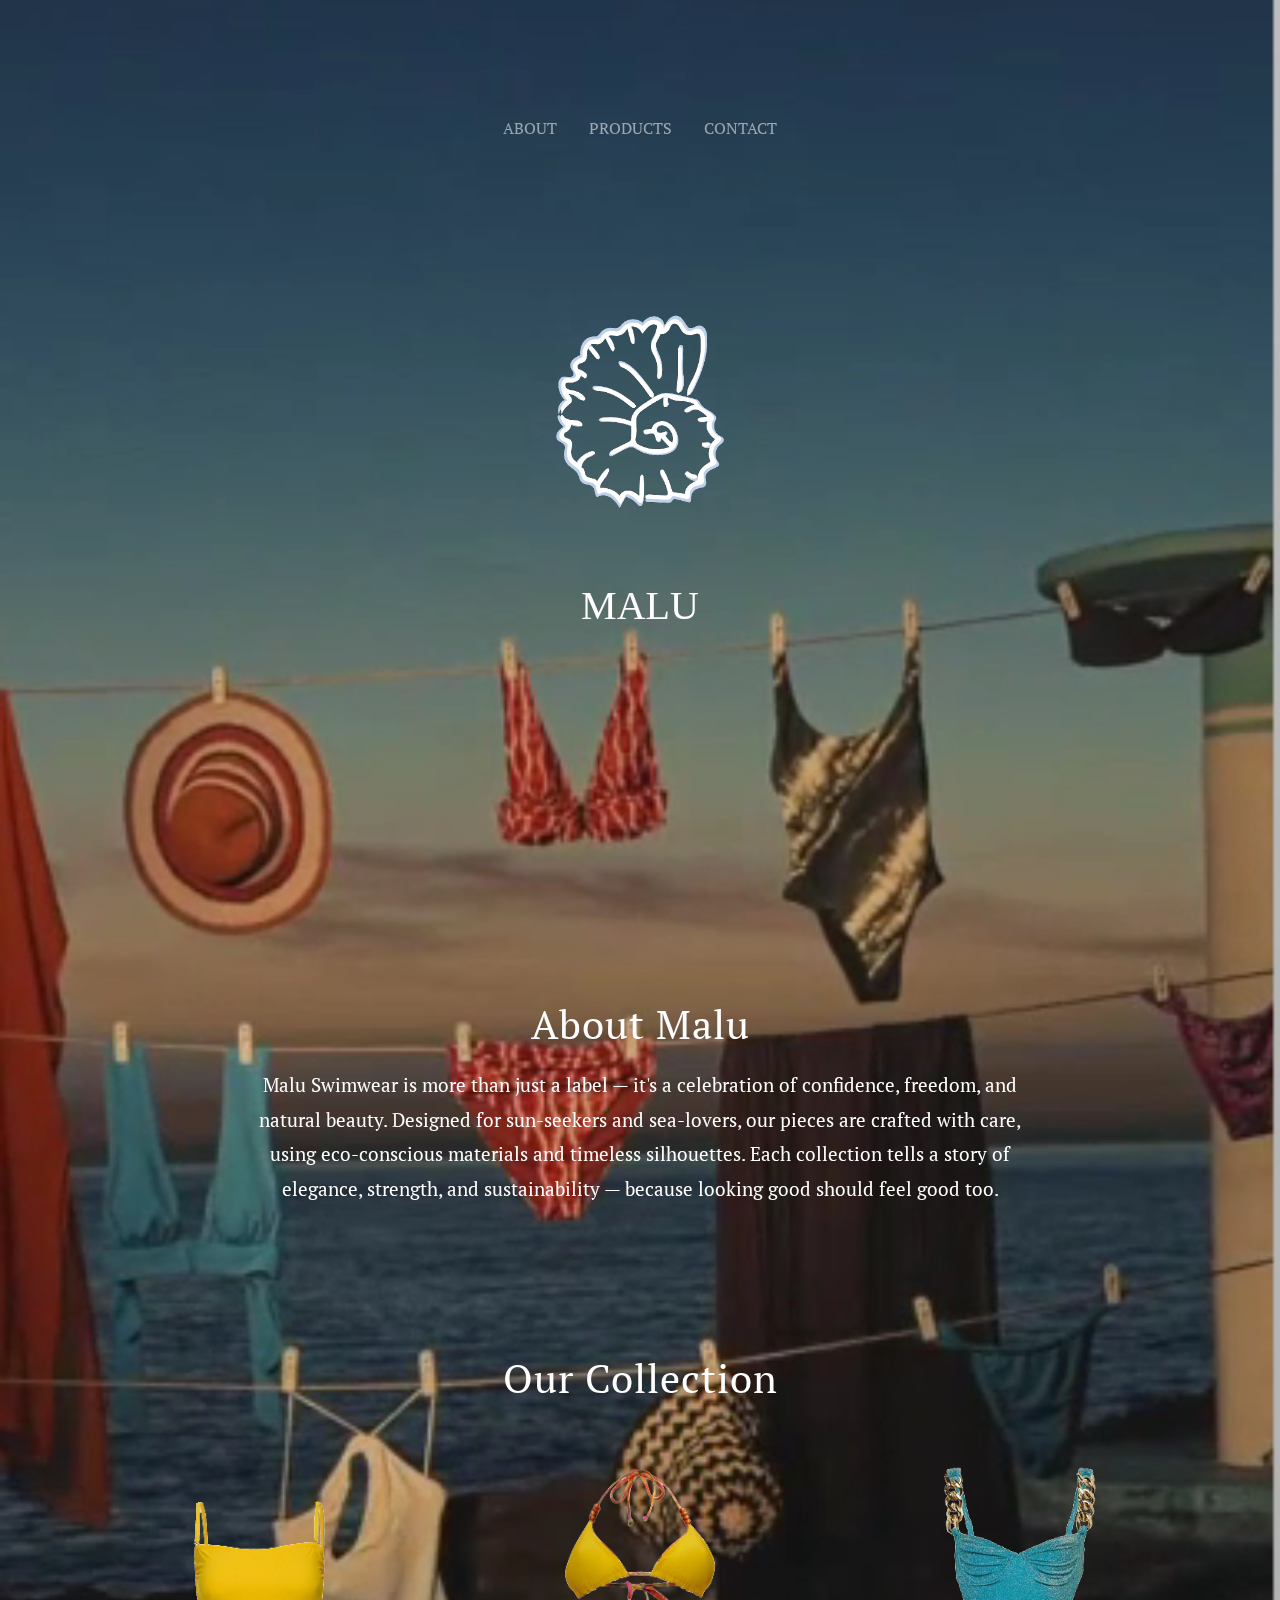
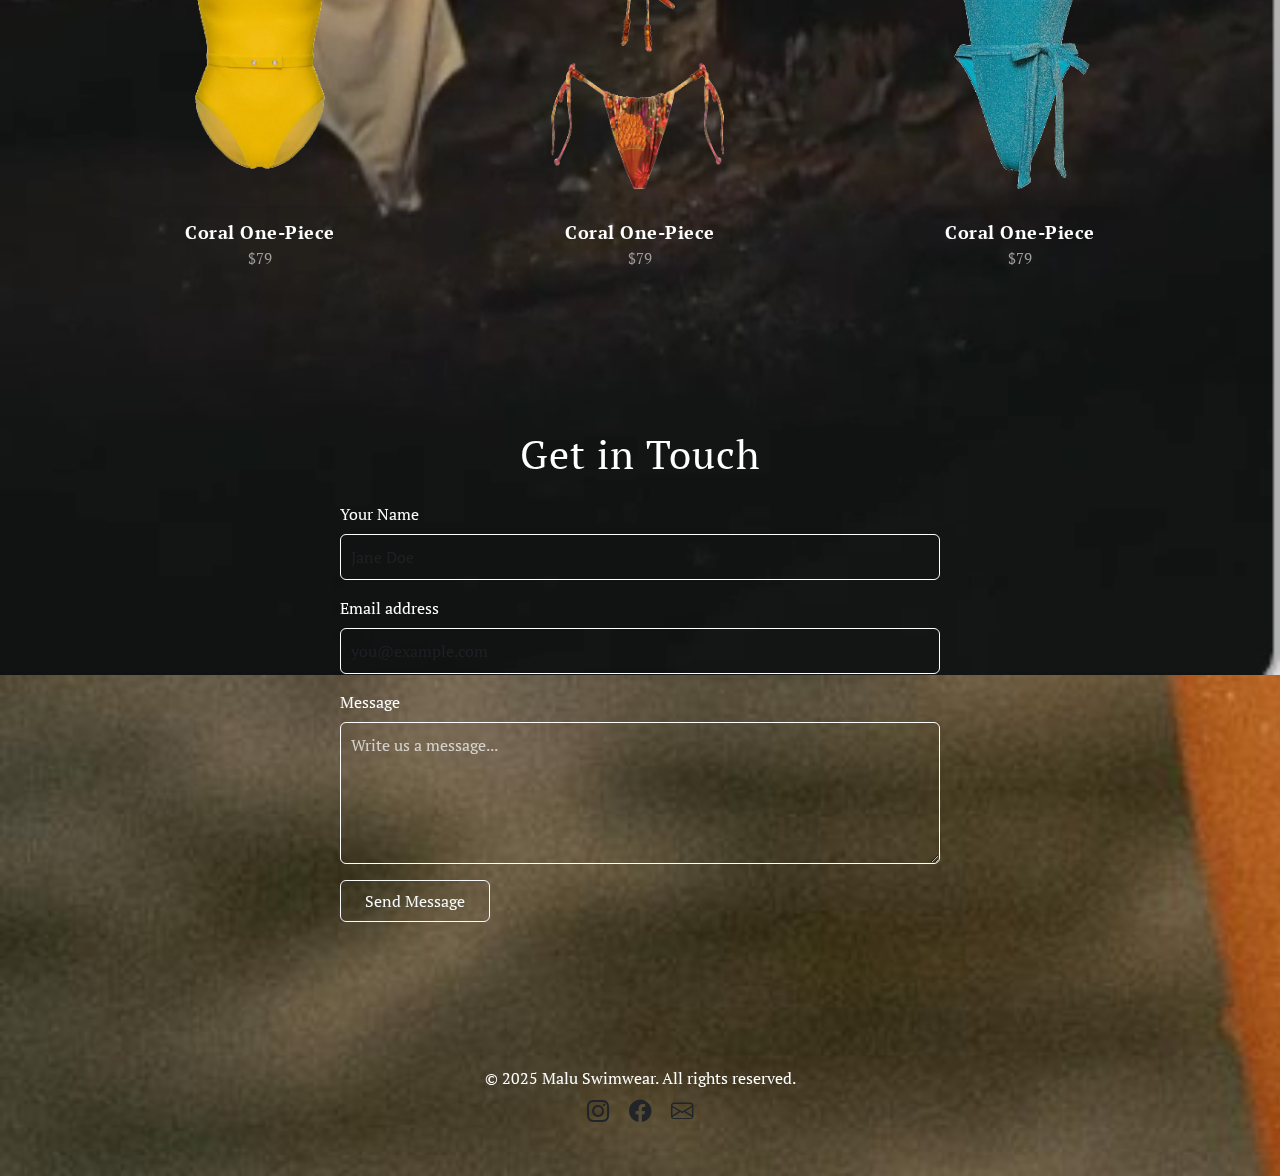
<file: index.html>
<!DOCTYPE html>
<html lang="en">
<head>
    <meta charset="UTF-8">
    <meta name="viewport" content="width=device-width, initial-scale=1.0">
    <title>MALU</title>
      <!-- Bootstrap CSS -->
  <link href="https://cdn.jsdelivr.net/npm/bootstrap@5.3.2/dist/css/bootstrap.min.css" rel="stylesheet">

  <!-- Bootstrap Icons -->
  <link rel="stylesheet" href="https://cdn.jsdelivr.net/npm/bootstrap-icons@1.10.5/font/bootstrap-icons.css" />

  <!-- Google Fonts -->
  <link rel="preconnect" href="https://fonts.googleapis.com" />
  <link rel="preconnect" href="https://fonts.gstatic.com" crossorigin />
  <link href="https://fonts.googleapis.com/css2?family=PT+Serif:ital,wght@0,400;0,700;1,400;1,700&display=swap" rel="stylesheet" />

  <!-- Custom CSS -->
  <link rel="stylesheet" href="./css/style.css" />
</head>
<body style="background-image: url('./image/@joianajewelry\ 💛.jpeg'); background-repeat: no-repeat; background-size: cover;">
    <video autoplay muted loop id="bg-video">
  <source src="./video/Recording 2025-06-28 180558.mp4" type="video/mp4" />
  Your browser does not support HTML5 video.
</video>

    <header >
 <!-- Navbar -->
<nav class="navbar navbar-dark bg-transparent blur-bg fixed-top py-3">
  <div class="container text-center flex-column" id="navbar-container">

    <!-- Brand - shown always -->
    <div class="d-flex flex-column align-items-center" id="nav-brand" style="opacity: 0;">
      <img src="./image/Untitled design (31) (1).png" alt="Logo" style="height: 40px;" />
      <span class="navbar-brand mb-0 h1" style="font-size: 28px;">MALU</span>
    </div>

    <!-- Navigation links -->
    <ul class="navbar-nav d-flex flex-row justify-content-center mt-2">
      <li class="nav-item mx-3"><a class="nav-link" href="#about">ABOUT</a></li>
      <li class="nav-item mx-3"><a class="nav-link" href="#products">PRODUCTS</a></li>
      <li class="nav-item mx-3"><a class="nav-link" href="#contact">CONTACT</a></li>
    </ul>

  </div>
</nav>


<section id="hero" class="hero text-center">
  <div class="hero-brand">
    <img src="./image/Untitled design (31) (1).png" alt="Logo" />
    <h1>MALU</h1>
  </div>
</section>
    </header>

    <section id="about" class="about-section">
  <div class="container text-center">
    <h2 class="section-title">About Malu</h2>
    <p class="about-text">
      Malu Swimwear is more than just a label — it's a celebration of confidence, freedom, and natural beauty. 
      Designed for sun-seekers and sea-lovers, our pieces are crafted with care, using eco-conscious materials and timeless silhouettes. 
      Each collection tells a story of elegance, strength, and sustainability — because looking good should feel good too.
    </p>
  </div>
</section>

<section id="products" class="product-section py-5">
  <div class="container text-center">
    <h2 class="section-title mb-5">Our Collection</h2>
    <div class="row g-4">
      
      <!-- Product 1 -->
    <div class="col-md-4">
  <div class="product-card position-relative overflow-hidden">
    <div class="product-image-wrapper">
      <img src="./image/Maillot de bain une pièce bandeau L'Estival - Jaune soleil _ L.png" alt="Coral One-Piece" class="img-fluid">
      <div class="product-overlay d-flex justify-content-center align-items-center">
        <button class="btn btn-light me-2"><i class="bi bi-heart"></i></button>
        <button class="btn btn-dark">Add to Cart</button>
      </div>
    </div>
    <div class="product-info text-center mt-3">
      <h5 class="product-title mb-1">Coral One-Piece</h5>
      <p class="product-price">$79</p>
    </div>
  </div>
</div>

      <!-- Product 2 -->
    <div class="col-md-4">
  <div class="product-card position-relative overflow-hidden">
    <div class="product-image-wrapper">
      <img src="./image/INTI REVERSIBLE BIKINI - XS _ XL.png" alt="Coral One-Piece" class="img-fluid">
      <div class="product-overlay d-flex justify-content-center align-items-center">
        <button class="btn btn-light me-2"><i class="bi bi-heart"></i></button>
        <button class="btn btn-dark">Add to Cart</button>
      </div>
    </div>
    <div class="product-info text-center mt-3">
      <h5 class="product-title mb-1">Coral One-Piece</h5>
      <p class="product-price">$79</p>
    </div>
  </div>
</div>


      <!-- Product 3 -->
    <div class="col-md-4">
  <div class="product-card position-relative overflow-hidden">
    <div class="product-image-wrapper">
      <img src="./image/Chain-detail swimsuit in gold - Same _ Mytheresa.png" alt="Coral One-Piece" class="img-fluid">
      <div class="product-overlay d-flex justify-content-center align-items-center">
        <button class="btn btn-light me-2"><i class="bi bi-heart"></i></button>
        <button class="btn btn-dark">Add to Cart</button>
      </div>
    </div>
    <div class="product-info text-center mt-3">
      <h5 class="product-title mb-1">Coral One-Piece</h5>
      <p class="product-price">$79</p>
    </div>
  </div>
</div>

    </div>
  </div>
</section>
<section id="contact" class="contact-section py-5">
  <div class="container">
    <h2 class="text-center section-title mb-4 my-5">Get in Touch</h2>
    <form class="mx-auto" style="max-width: 600px;">
      <div class="mb-3">
        <label for="name" class="form-label">Your Name</label>
        <input type="text" class="form-control" id="name" placeholder="Jane Doe" required>
      </div>
      <div class="mb-3">
        <label for="email" class="form-label">Email address</label>
        <input type="email" class="form-control" id="email" placeholder="you@example.com" required>
      </div>
      <div class="mb-3">
        <label for="message" class="form-label">Message</label>
        <textarea class="form-control" id="message" rows="5" placeholder="Write us a message..." required></textarea>
      </div>
      <button type="submit" class="btn btn-outline-light px-4 py-2 center">Send Message</button>
    </form>
  </div>
</section>

<footer class="footer-section text-center py-5 mt-5">
  <div class="container">
    <p class="mb-1">&copy; 2025 Malu Swimwear. All rights reserved.</p>
    <div class="social-icons">
      <a href="#" class="text-dark me-3"><i class="bi bi-instagram"></i></a>
      <a href="#" class="text-dark me-3"><i class="bi bi-facebook"></i></a>
      <a href="#" class="text-dark"><i class="bi bi-envelope"></i></a>
    </div>
  </div>
</footer>

<script>
  const heroBrand = document.querySelector('.hero-brand');
  const navBrand = document.getElementById('nav-brand');
  const heroSection = document.getElementById('hero');

  window.addEventListener('scroll', () => {
    if (window.scrollY > heroSection.offsetHeight - 100) {
      navBrand.style.opacity = '1';
      navBrand.style.pointerEvents = 'auto';
      heroBrand.style.opacity = '0';
    } else {
      navBrand.style.opacity = '0';
      navBrand.style.pointerEvents = 'none';
      heroBrand.style.opacity = '1';
    }
  });
</script>


</body>
</html>
</file>
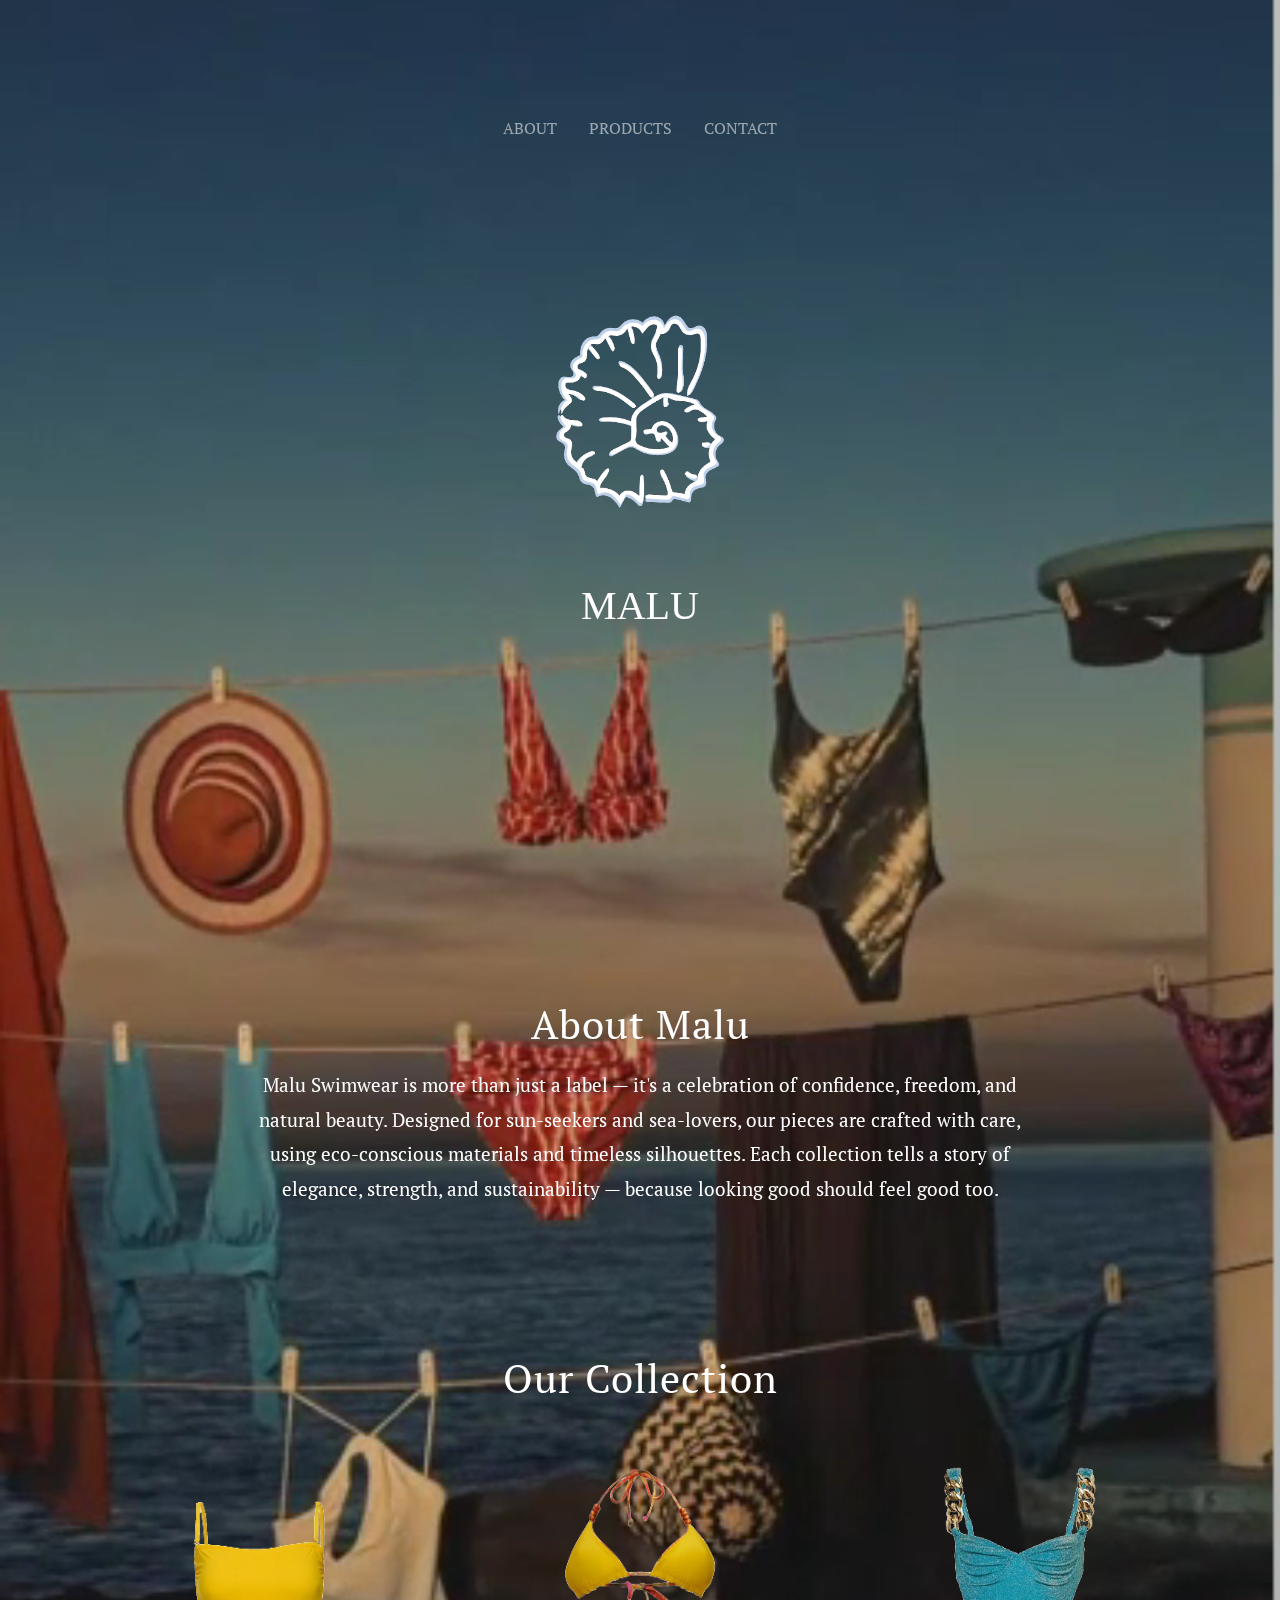
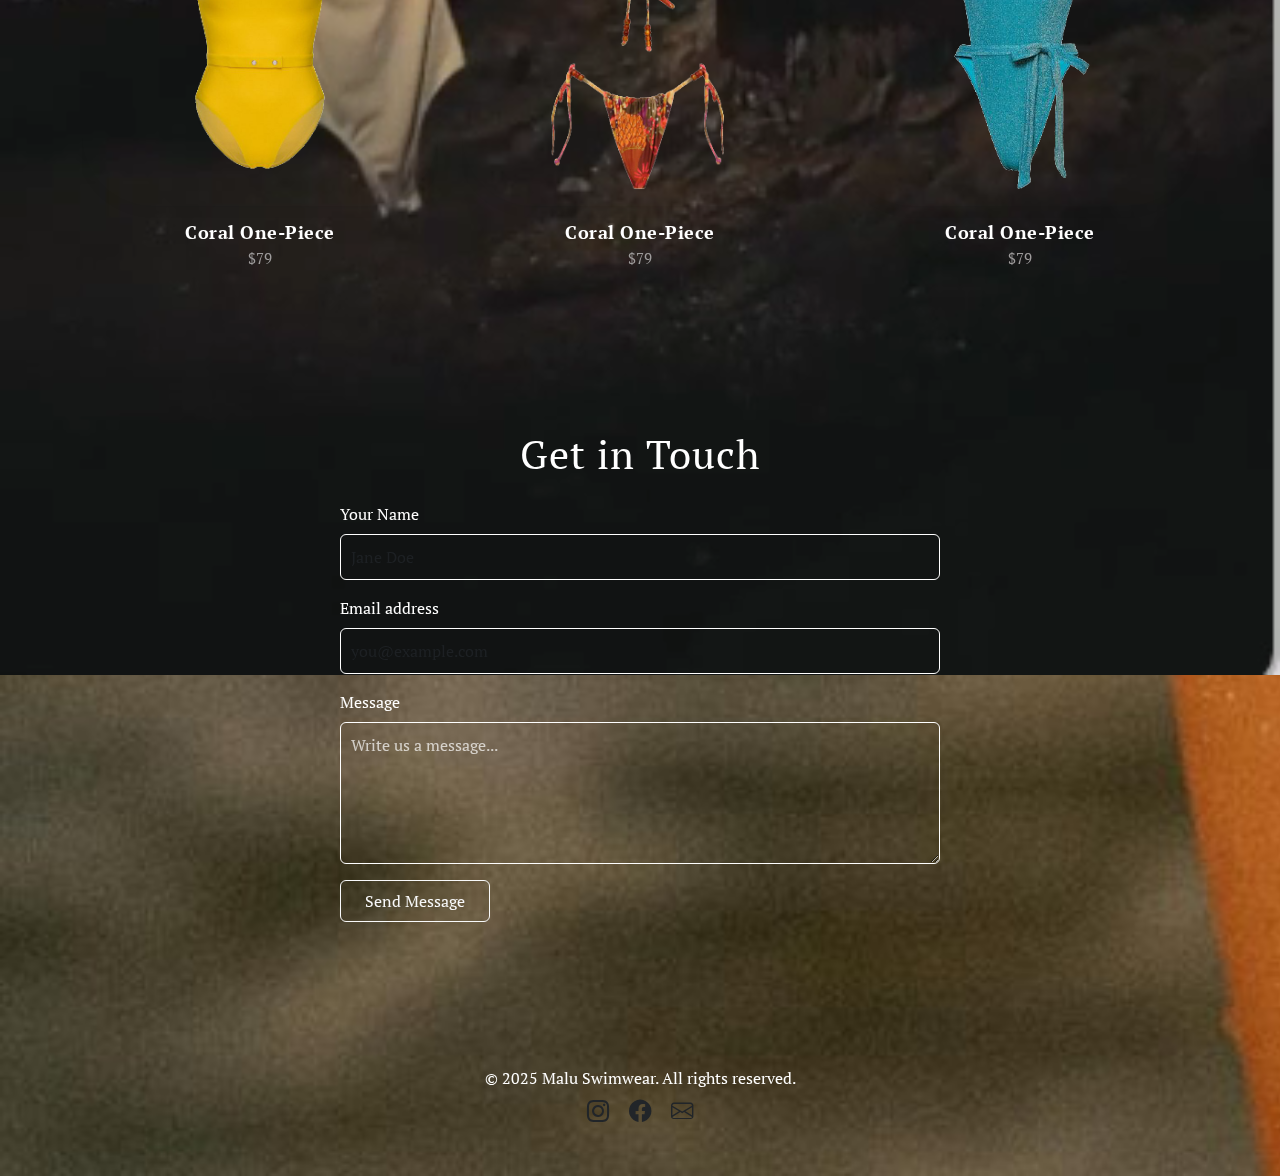
<file: index..html>
<!DOCTYPE html>
<html lang="en">
<head>
    <meta charset="UTF-8">
    <meta name="viewport" content="width=device-width, initial-scale=1.0">
    <title>MALU</title>
      <!-- Bootstrap CSS -->
  <link href="https://cdn.jsdelivr.net/npm/bootstrap@5.3.2/dist/css/bootstrap.min.css" rel="stylesheet">

  <!-- Bootstrap Icons -->
  <link rel="stylesheet" href="https://cdn.jsdelivr.net/npm/bootstrap-icons@1.10.5/font/bootstrap-icons.css" />

  <!-- Google Fonts -->
  <link rel="preconnect" href="https://fonts.googleapis.com" />
  <link rel="preconnect" href="https://fonts.gstatic.com" crossorigin />
  <link href="https://fonts.googleapis.com/css2?family=PT+Serif:ital,wght@0,400;0,700;1,400;1,700&display=swap" rel="stylesheet" />

  <!-- Custom CSS -->
  <link rel="stylesheet" href="./css/style.css" />
</head>
<body style="background-image: url('./image/@joianajewelry\ 💛.jpeg'); background-repeat: no-repeat; background-size: cover;">
    <video autoplay muted loop id="bg-video">
  <source src="./video/Recording 2025-06-28 180558.mp4" type="video/mp4" />
  Your browser does not support HTML5 video.
</video>

    <header >
 <!-- Navbar -->
<nav class="navbar navbar-dark bg-transparent blur-bg fixed-top py-3">
  <div class="container text-center flex-column" id="navbar-container">

    <!-- Brand - shown always -->
    <div class="d-flex flex-column align-items-center" id="nav-brand" style="opacity: 0;">
      <img src="./image/Untitled design (31) (1).png" alt="Logo" style="height: 40px;" />
      <span class="navbar-brand mb-0 h1" style="font-size: 28px;">MALU</span>
    </div>

    <!-- Navigation links -->
    <ul class="navbar-nav d-flex flex-row justify-content-center mt-2">
      <li class="nav-item mx-3"><a class="nav-link" href="#about">ABOUT</a></li>
      <li class="nav-item mx-3"><a class="nav-link" href="#products">PRODUCTS</a></li>
      <li class="nav-item mx-3"><a class="nav-link" href="#contact">CONTACT</a></li>
    </ul>

  </div>
</nav>


<section id="hero" class="hero text-center">
  <div class="hero-brand">
    <img src="./image/Untitled design (31) (1).png" alt="Logo" />
    <h1>MALU</h1>
  </div>
</section>
    </header>

    <section id="about" class="about-section">
  <div class="container text-center">
    <h2 class="section-title">About Malu</h2>
    <p class="about-text">
      Malu Swimwear is more than just a label — it's a celebration of confidence, freedom, and natural beauty. 
      Designed for sun-seekers and sea-lovers, our pieces are crafted with care, using eco-conscious materials and timeless silhouettes. 
      Each collection tells a story of elegance, strength, and sustainability — because looking good should feel good too.
    </p>
  </div>
</section>

<section id="products" class="product-section py-5">
  <div class="container text-center">
    <h2 class="section-title mb-5">Our Collection</h2>
    <div class="row g-4">
      
      <!-- Product 1 -->
    <div class="col-md-4">
  <div class="product-card position-relative overflow-hidden">
    <div class="product-image-wrapper">
      <img src="./image/Maillot de bain une pièce bandeau L'Estival - Jaune soleil _ L.png" alt="Coral One-Piece" class="img-fluid">
      <div class="product-overlay d-flex justify-content-center align-items-center">
        <button class="btn btn-light me-2"><i class="bi bi-heart"></i></button>
        <button class="btn btn-dark">Add to Cart</button>
      </div>
    </div>
    <div class="product-info text-center mt-3">
      <h5 class="product-title mb-1">Coral One-Piece</h5>
      <p class="product-price">$79</p>
    </div>
  </div>
</div>

      <!-- Product 2 -->
    <div class="col-md-4">
  <div class="product-card position-relative overflow-hidden">
    <div class="product-image-wrapper">
      <img src="./image/INTI REVERSIBLE BIKINI - XS _ XL.png" alt="Coral One-Piece" class="img-fluid">
      <div class="product-overlay d-flex justify-content-center align-items-center">
        <button class="btn btn-light me-2"><i class="bi bi-heart"></i></button>
        <button class="btn btn-dark">Add to Cart</button>
      </div>
    </div>
    <div class="product-info text-center mt-3">
      <h5 class="product-title mb-1">Coral One-Piece</h5>
      <p class="product-price">$79</p>
    </div>
  </div>
</div>


      <!-- Product 3 -->
    <div class="col-md-4">
  <div class="product-card position-relative overflow-hidden">
    <div class="product-image-wrapper">
      <img src="./image/Chain-detail swimsuit in gold - Same _ Mytheresa.png" alt="Coral One-Piece" class="img-fluid">
      <div class="product-overlay d-flex justify-content-center align-items-center">
        <button class="btn btn-light me-2"><i class="bi bi-heart"></i></button>
        <button class="btn btn-dark">Add to Cart</button>
      </div>
    </div>
    <div class="product-info text-center mt-3">
      <h5 class="product-title mb-1">Coral One-Piece</h5>
      <p class="product-price">$79</p>
    </div>
  </div>
</div>

    </div>
  </div>
</section>
<section id="contact" class="contact-section py-5">
  <div class="container">
    <h2 class="text-center section-title mb-4 my-5">Get in Touch</h2>
    <form class="mx-auto" style="max-width: 600px;">
      <div class="mb-3">
        <label for="name" class="form-label">Your Name</label>
        <input type="text" class="form-control" id="name" placeholder="Jane Doe" required>
      </div>
      <div class="mb-3">
        <label for="email" class="form-label">Email address</label>
        <input type="email" class="form-control" id="email" placeholder="you@example.com" required>
      </div>
      <div class="mb-3">
        <label for="message" class="form-label">Message</label>
        <textarea class="form-control" id="message" rows="5" placeholder="Write us a message..." required></textarea>
      </div>
      <button type="submit" class="btn btn-outline-light px-4 py-2 center">Send Message</button>
    </form>
  </div>
</section>

<footer class="footer-section text-center py-5 mt-5">
  <div class="container">
    <p class="mb-1">&copy; 2025 Malu Swimwear. All rights reserved.</p>
    <div class="social-icons">
      <a href="#" class="text-dark me-3"><i class="bi bi-instagram"></i></a>
      <a href="#" class="text-dark me-3"><i class="bi bi-facebook"></i></a>
      <a href="#" class="text-dark"><i class="bi bi-envelope"></i></a>
    </div>
  </div>
</footer>

<script>
  const heroBrand = document.querySelector('.hero-brand');
  const navBrand = document.getElementById('nav-brand');
  const heroSection = document.getElementById('hero');

  window.addEventListener('scroll', () => {
    if (window.scrollY > heroSection.offsetHeight - 100) {
      navBrand.style.opacity = '1';
      navBrand.style.pointerEvents = 'auto';
      heroBrand.style.opacity = '0';
    } else {
      navBrand.style.opacity = '0';
      navBrand.style.pointerEvents = 'none';
      heroBrand.style.opacity = '1';
    }
  });
</script>


</body>
</html>
</file>
<file: css/style.css>
/* === Fonts === */
@font-face {
  font-family: 'Agoka Family';
  src: url('../Agoka-FreePersonalUse.otf') format('otf');
  font-weight: normal;
  font-style: normal;
}

/* === Global Styles === */
body {
  font-family: 'PT Serif', serif;
  color: #ffffff;
}

#bg-video {
  position: fixed;
  top: 0;
  left: 0;
  min-width: 100%;
  min-height: 100%;
  object-fit: cover;
  z-index: -1;
}

.section-title {
  font-size: 2.5rem;
  margin-bottom: 20px;
  letter-spacing: 1px;
  color: #ffffff;
  font-family: 'PT Serif', serif;
}

#nav-brand,
.hero-brand {
  transition: opacity 0.5s ease;
}

/* === Hero Section === */
.hero {
  height: 100vh;
  display: flex;
  flex-direction: column;
  justify-content: center;
  align-items: center;
  text-align: center;
  color: white;
}

.hero img {
  max-width: 300px;
  margin-bottom: 20px;
}

.hero h1 {
  font-family: 'Agoka Family';
}

/* === About Section === */
.about-section {
  padding: 100px 20px;
}

.about-text {
  max-width: 800px;
  margin: 0 auto;
  font-size: 1.2rem;
  line-height: 1.8;
}

/* === Contact Section === */
.contact-section {
  padding-top: 25px;
}

input[type="text"],
input[type="email"],
textarea {
  background-color: transparent;
  border: 1px solid white;
  color: white;
  padding: 10px;
  border-radius: 6px;
  width: 100%;
}

input::placeholder,
textarea::placeholder {
  color: rgba(255, 255, 255, 0.7);
}

textarea.form-control {
  background-color: transparent !important;
  border: 1px solid white !important;
  color: white !important;
  padding: 10px;
  border-radius: 6px;
  width: 100%;
  resize: vertical;
}

textarea.form-control::placeholder {
  color: rgba(255, 255, 255, 0.7) !important;
}

/* === Footer === */
.footer-section {
  color: #ffffff;
}

.footer-section .bi {
  font-size: 1.4rem;
  transition: color 0.3s ease;
}

.footer-section .bi:hover {
  color: #ffffff;
}

/* === Product Cards === */
.product-card {
  transition: transform 0.3s ease;
}

.product-image-wrapper {
  aspect-ratio: 1 / 1;
  background: rgba(255, 255, 255, 0);
  padding: 10px;
  border-radius: 20%;
  border-color: #fff;
  overflow: hidden;
  box-shadow: 0 4px 12px rgba(0, 0, 0, 0.05);
  transition: transform 0.3s ease;
}

.product-image-wrapper img {
  width: 100%;
  height: 100%;
  object-fit: cover;
  border-radius: 20%;
  transition: transform 0.4s ease;
}

.product-card:hover .product-image-wrapper img {
  transform: scale(1.05);
}

.product-overlay {
  position: absolute;
  top: 0;
  left: 0;
  width: 100%;
  height: 100%;
  opacity: 0;
  transition: opacity 0.3s ease;
}

.product-card:hover .product-overlay {
  opacity: 1;
}

.product-title {
  font-size: 1.1rem;
  font-weight: 700;
  letter-spacing: 0.5px;
}

.product-price {
  font-size: 0.95rem;
  color: #9e9c9c;
}

/* === Modal === */
.custom-modal {
  background: rgba(255, 255, 255, 0.05);
  -webkit-backdrop-filter: blur(20px);
  backdrop-filter: blur(20px);
  border-radius: 20px;
  border: 1px solid rgba(255, 255, 255, 0.2);
  color: #ffffff;
}

.object-fit-cover {
  object-fit: cover;
}

/* === Sizes === */
.size-circle {
  width: 40px;
  height: 40px;
  border-radius: 50%;
  border: 1px solid #000;
  line-height: 40px;
  text-align: center;
  padding: 0;
  font-weight: bold;
  background: transparent;
  color: #000;
  transition: all 0.3s ease;
}

.btn-check:checked + .size-circle {
  background-color: #000;
  color: #fff;
}

/* === Cart Overlay === */
.cart-overlay {
  position: fixed;
  top: 0;
  right: 0;
  bottom: 0;
  left: 0;
  background-color: rgba(0, 0, 0, 0.4);
  -webkit-backdrop-filter: blur(10px);
  backdrop-filter: blur(10px);
  z-index: 1055;
  display: flex;
  justify-content: flex-end;

  opacity: 0;
  pointer-events: none;
  transition: opacity 0.4s ease;
}

.cart-overlay.show {
  opacity: 1;
  pointer-events: auto;
}

.cart-panel {
  background-color: rgba(33, 37, 41, 0.95);
  width: 320px;
  max-width: 100%;
  overflow-y: auto;
  color: white;
  border-left: 2px solid #fff2;
  box-shadow: -4px 0 10px rgba(0, 0, 0, 0.2);

  transform: translateX(100%);
  transition: transform 0.4s ease;
}

.cart-overlay.show .cart-panel {
  transform: translateX(0);
}


/* === Review Carousel === */
.review-section {
  padding: 80px 20px;

  text-align: center;
}

.review-carousel {
  max-width: 700px;
  margin: 0 auto;
}

.review-author {
  font-weight: bold;
  margin-top: 10px;
}

.review-item {
  display: none;
  font-size: 1.1rem;
  line-height: 1.6;
  font-style: italic;
  padding: 20px;
  border-radius: 10px;
 box-shadow: 0 4px 12px rgba(0, 0, 0, 0.05);
  margin-bottom: 20px;
}

.review-item.active {
  display: block;
}

.review-item blockquote {
 

  max-width: 600px;
  margin: 0 auto;
  font-family: 'PT Serif', serif;
}

.star-rating {
  letter-spacing: 2px;
}
</file>
